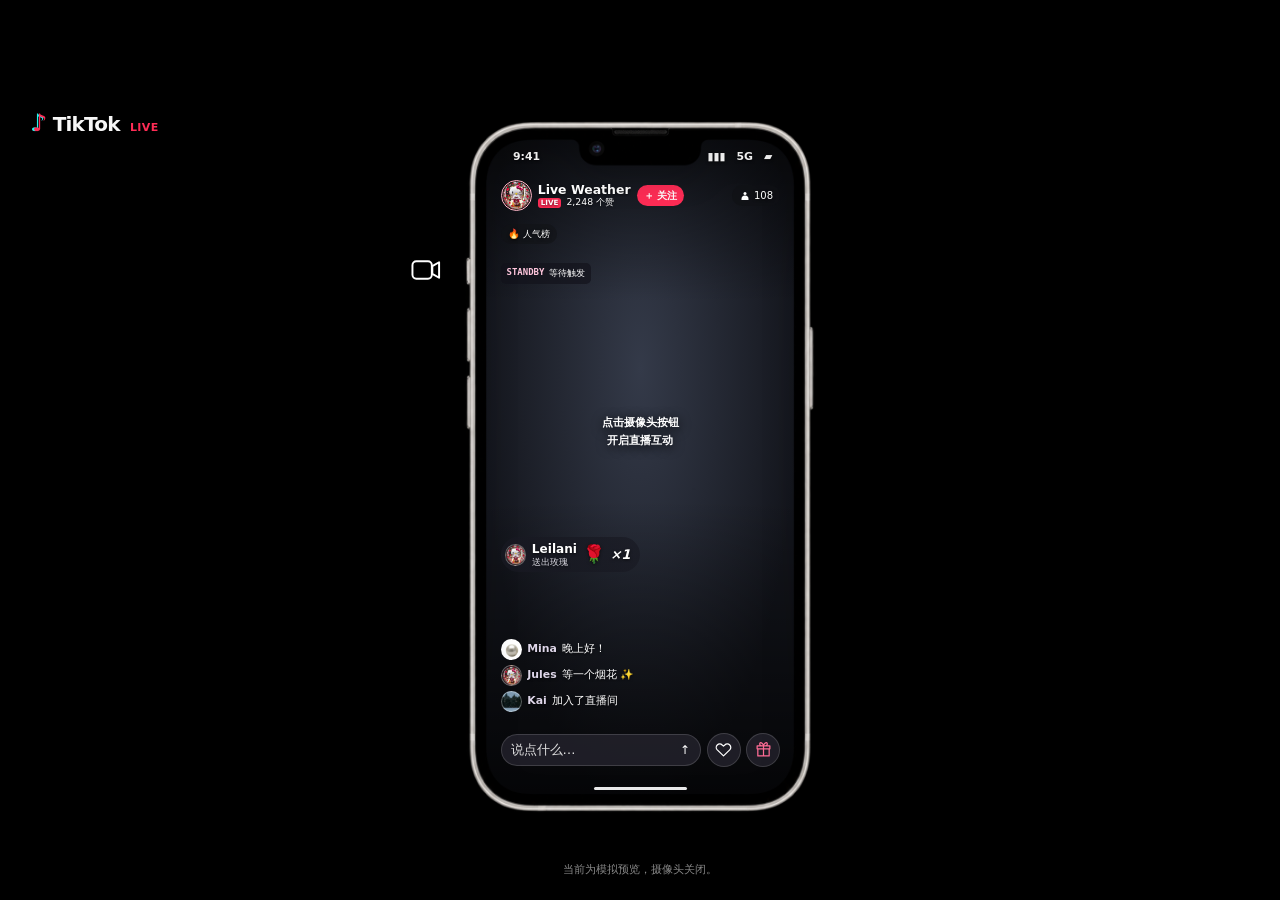
<file: index.html>
<!doctype html>
<html lang="zh-CN">
<head>
  <meta charset="utf-8">
  <meta name="viewport" content="width=device-width, initial-scale=1, viewport-fit=cover">
  <meta name="description" content="微笑下雨，大笑点亮烟花。一个在浏览器本地运行的直播 AR 特效原型。">
  <meta name="theme-color" content="#101116">
  <title>Live Weather · 表情天气实验室</title>
  <link rel="stylesheet" href="./style.css?v=17">
  <script src="./firework-composition.js?v=32"></script>
  <script type="module" src="./app.mjs?v=42"></script>
</head>
<body>
  <header class="bar">
    <div class="brand"><span class="brand-note">♪</span> TikTok <strong>LIVE</strong></div>
    <span class="pill">TikTok LIVE / AR Demo</span>
  </header>
  <main>
    <section class="intro" aria-labelledby="title">
      <div><h1 id="title">表情天气</h1></div>
      <p>微笑下雨，大笑放烟花。移动头部可将烟花推开。</p>
    </section>
    <section class="workspace" aria-label="表情特效体验">
      <div class="viewer">
        <div class="viewer-bar"><span><b class="record-dot"></b>直播间模拟</span><span id="mode-label">模拟预览</span></div>
        <button class="camera-control" id="camera-toggle" type="button" data-state="off" aria-label="开启或关闭摄像头" aria-pressed="false" aria-busy="false" title="开启摄像头"><svg viewBox="0 0 32 24" fill="none" stroke="currentColor" stroke-width="2" stroke-linecap="round" stroke-linejoin="round" aria-hidden="true"><rect x="1.5" y="3" width="20" height="18" rx="4"/><path d="m22 8 7-4v16l-7-4z"/></svg><span id="camera-button-text" class="sr-only">开启摄像头</span></button><script>if(location.protocol==='file:'){document.getElementById('camera-toggle').addEventListener('click',function(){alert('直接打开本地文件时，浏览器可能阻止程序和摄像头。请使用 http://localhost:8766/ 打开直播间，并允许摄像头权限。')})}</script>
        <div class="phone">
          <div class="phone-screen">
            <div class="stage" id="stage">
              <video id="camera" muted playsinline aria-label="本机摄像头画面" hidden></video>
              <canvas id="effects" aria-hidden="true"></canvas>
              <canvas id="firework-visual" aria-hidden="true"></canvas>
              <div class="start-prompt">点击摄像头按钮<br>开启直播互动</div>
              <div class="live-overlay" aria-label="模拟直播间">
                <div class="phone-status" aria-hidden="true"><span>9:41</span><span>▮▮▮　5G　▰</span></div>
                <div class="live-top">
                  <span class="host-avatar" aria-hidden="true"></span>
                  <div class="host-meta"><b>Live Weather</b><span><i>LIVE</i> <span id="room-likes">2,248</span> 个赞</span></div>
                  <button id="room-follow" class="follow" type="button" aria-pressed="false">＋ 关注</button>
                  <span class="live-viewers" aria-label="模拟观众数"><svg viewBox="0 0 24 24" aria-hidden="true"><circle cx="12" cy="7" r="3"/><path d="M5 20v-2a7 7 0 0 1 14 0v2Z"/></svg><span id="room-viewers">108</span></span>
                </div>
                <div class="live-badges"><span>🔥 人气榜</span></div>
                <div class="gift-feed" id="room-gifts" aria-live="off"></div>
                <div class="floating-reactions" id="room-hearts" aria-hidden="true"></div>
                <div class="live-comments" id="room-comments" aria-live="off"></div>
                <div class="live-bottom">
                  <form class="comment-form" id="room-comment-form">
                    <input class="comment-box" id="room-comment" aria-label="发表评论" placeholder="说点什么…" autocomplete="off" maxlength="60">
                    <button class="comment-send" type="submit" aria-label="发送评论">↑</button>
                  </form>
                  <button class="bottom-icon" id="room-like" type="button" aria-label="点赞" title="点赞"><svg viewBox="0 0 24 24" aria-hidden="true"><path d="M20.8 5.6a4.9 4.9 0 0 0-7 0L12 7.3l-1.8-1.7a4.9 4.9 0 0 0-7 7L12 21l8.8-8.4a4.9 4.9 0 0 0 0-7Z"/></svg></button>
                  <button class="bottom-icon gift-button" id="room-gift" type="button" aria-label="送礼物" title="送礼物" aria-controls="room-gift-tray" aria-expanded="false"><svg viewBox="0 0 24 24" aria-hidden="true"><path d="M4 11h16v10H4zM3 7h18v4H3zM12 7v14M12 7c-5 0-6-2-5-4 1-2 5 1 5 4Zm0 0c5 0 6-2 5-4-1-2-5 1-5 4Z"/></svg></button>
                </div>
                <section class="gift-tray" id="room-gift-tray" aria-label="模拟礼物" hidden>
                  <div class="gift-tray-header"><b>送出礼物</b><button id="room-gift-close" type="button" aria-label="关闭礼物面板">×</button></div>
                  <div class="gift-options">
                    <button data-gift="rose" type="button"><span aria-hidden="true">🌹</span>玫瑰</button>
                    <button data-gift="cheer" type="button"><span aria-hidden="true">🎉</span>喝彩</button>
                    <button data-gift="star" type="button"><span aria-hidden="true">🌟</span>星星</button>
                  </div>
                </section>
                <div class="home-indicator" aria-hidden="true"></div>
              </div>
              <div class="scene-status"><span id="scene-name">STANDBY</span><span id="scene-detail">等待触发</span></div>
            </div>
          </div>
          <img class="phone-bezel" src="./phone-frame.png" alt="" draggable="false">
        </div>
        <div class="viewer-footer"><span id="status" role="status">当前为模拟预览，摄像头关闭。</span><label><input id="show-collider" type="checkbox"> 显示碰撞轮廓</label></div>
      </div>
      <aside class="controls" aria-label="控制与数据">
        <div class="panel">
          <div class="panel-heading"><span>摄像头</span><span id="camera-state">OFF</span></div>
          <p>正脸入镜并保持自然表情，待校准完成后再尝试微笑或大笑。</p>
          
          <small>仅请求视频。人脸推理在浏览器本机运行。</small>
        </div>
        <div class="panel">
          <div class="panel-heading"><span>特效预览</span></div>
          <div class="effect-buttons">
            <button id="preview-rain" type="button"><span class="effect-icon rain-icon" aria-hidden="true">≋</span><span><b>微笑 · 雨幕</b></span><span aria-hidden="true">↗</span></button>
            <button id="preview-fire" type="button"><span class="effect-icon fire-icon" aria-hidden="true">✦</span><span><b>大笑 · 烟花</b></span><span aria-hidden="true">↗</span></button>
          </div>
        </div>
        <details class="panel telemetry"><summary>追踪数据</summary><div class="telemetry-content">
          <div class="panel-heading"><span>追踪数据</span><span id="tracking-state">模拟头部</span></div>
          <div class="meters">
            <div><label for="smile">微笑强度</label><output id="smile-value">—</output><meter id="smile" min="0" max="1" value="0"></meter></div>
            <div><label for="jaw">张口强度</label><output id="jaw-value">—</output><meter id="jaw" min="0" max="1" value="0"></meter></div>
          </div>
          <dl><div><dt>渲染 FPS</dt><dd id="fps">—</dd></div><div><dt>推理 ms</dt><dd id="inference">—</dd></div><div><dt>碰撞次数</dt><dd id="hits">0</dd></div></dl>
          </div></details>
      </aside>
    </section>
    
  </main>
</body>
</html>
</file>
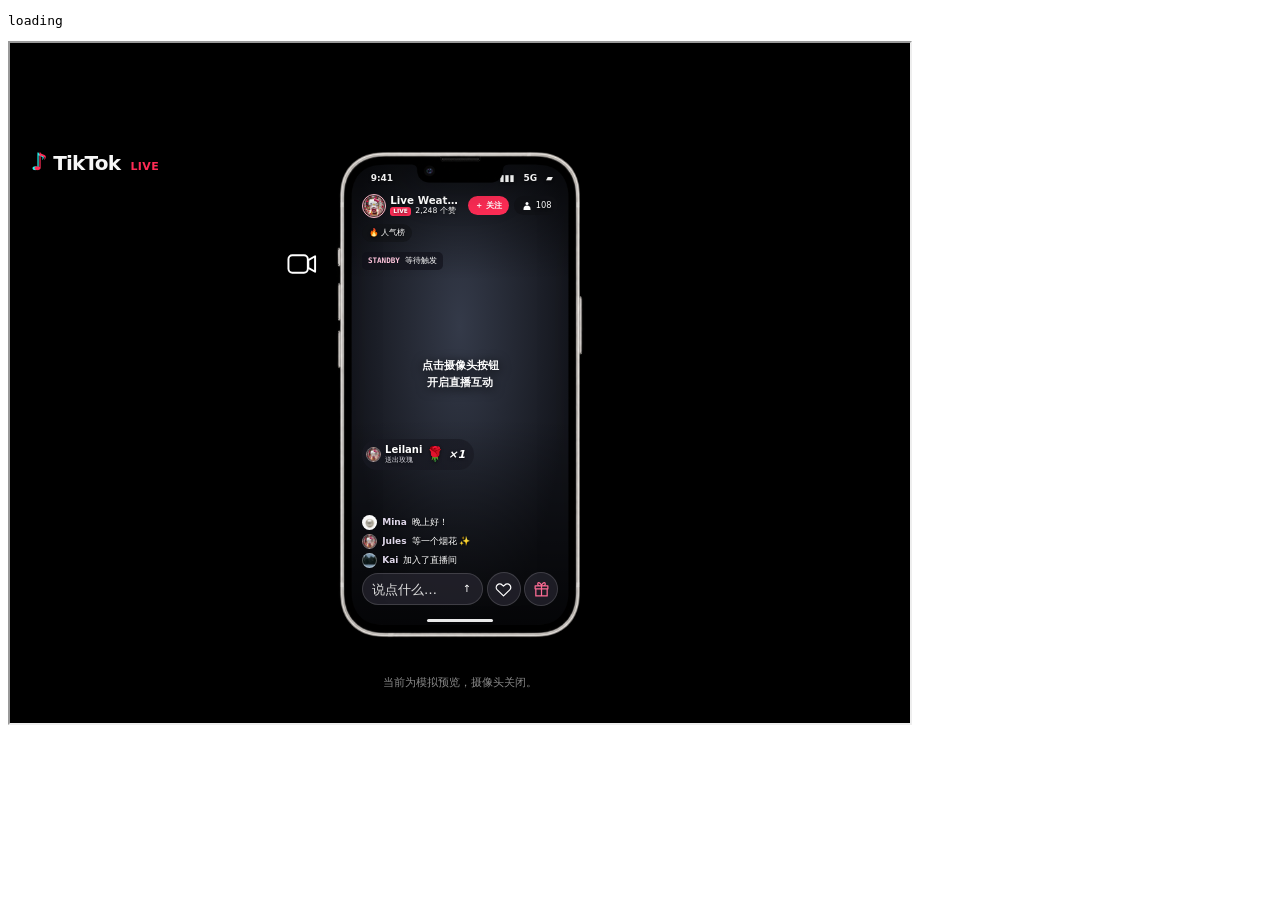
<file: camera-smoke-test.html>
<!doctype html><html><body><pre id="result">loading</pre><iframe id="app" src="./index.html" width="900" height="680"></iframe><script>
const app=document.querySelector('#app');app.onload=()=>{setTimeout(()=>{app.contentDocument.querySelector('#camera-toggle').click();setTimeout(()=>{let d=app.contentDocument;document.querySelector('#result').textContent=JSON.stringify({state:d.querySelector('#camera-state').textContent,status:d.querySelector('#status').textContent,videoVisible:!d.querySelector('#camera').hidden,videoReady:d.querySelector('#camera').readyState});},8000)},1000)};
</script></body></html>
</file>
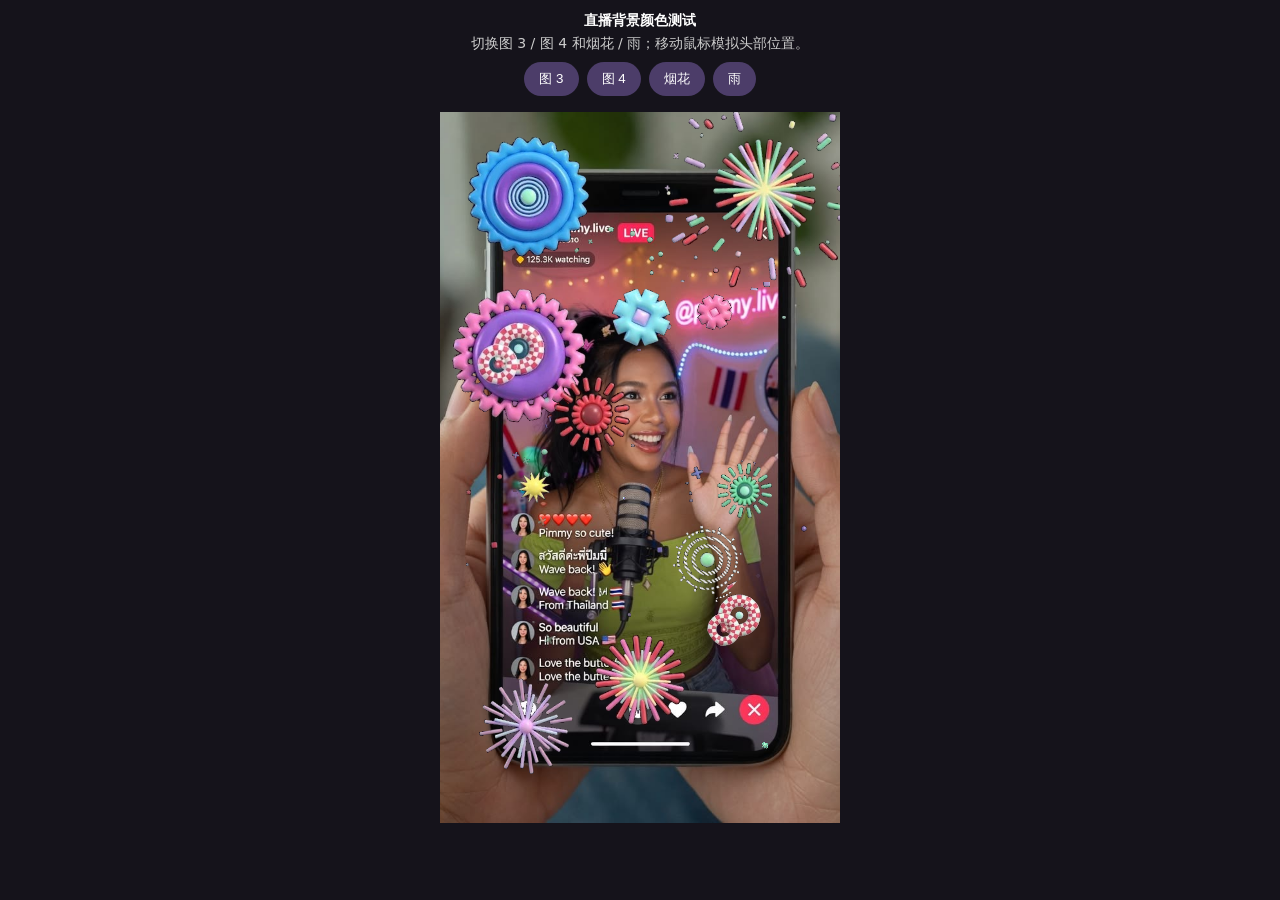
<file: color-test.html>
<!doctype html><html lang="zh-CN"><head><meta charset="utf-8"><meta name="viewport" content="width=device-width,initial-scale=1"><title>直播背景颜色测试</title><style>
*{box-sizing:border-box}body{margin:0;background:#15131b;color:#fff;font:14px system-ui}header{text-align:center;padding:12px}button{padding:8px 15px;margin:4px;background:#4c3d69;color:white;border:0;border-radius:20px}#stage{position:relative;width:min(92vw,400px);aspect-ratio:9/16;margin:auto;background:#000;overflow:hidden}#bg,canvas{position:absolute;inset:0;width:100%;height:100%}#bg{object-fit:cover}p{color:#ccc;margin:5px}
</style></head><body><header><strong>直播背景颜色测试</strong><p>切换图 3 / 图 4 和烟花 / 雨；移动鼠标模拟头部位置。</p><button id="three">图 3</button><button id="four">图 4</button><button id="fire">烟花</button><button id="rain">雨</button></header><div id="stage"><img id="bg" src="./color-test/scene-3.jpeg" alt="直播背景"><canvas id="rain-canvas"></canvas><canvas id="fire-canvas"></canvas></div><script src="./firework-composition.js?v=10"></script><script type="module">
import {WeatherEffects} from './effects.mjs?v=30';
const stage=document.querySelector('#stage'),background=document.querySelector('#bg'),rainCanvas=document.querySelector('#rain-canvas'),fireCanvas=document.querySelector('#fire-canvas');
const fire=globalThis.createFireworkComposition(fireCanvas,{transparent:true,autoplay:false,loop:true,interactive:false});const rain=new WeatherEffects(rainCanvas,false);let mode='fire',head=null,last=0;
function resize(){const r=stage.getBoundingClientRect();rain.resize(r.width,r.height);fire.resize()}new ResizeObserver(resize).observe(stage);resize();
function selectMode(value){mode=value;if(value==='fire'){fire.trigger()}else{fire.stop()} }const params=new URLSearchParams(location.search);if(params.get('scene')==='4')background.src='./color-test/scene-4.jpeg';selectMode(params.get('effect')==='rain'?'rain':'fire');
document.querySelector('#three').onclick=()=>background.src='./color-test/scene-3.jpeg';document.querySelector('#four').onclick=()=>background.src='./color-test/scene-4.jpeg';document.querySelector('#fire').onclick=()=>selectMode('fire');document.querySelector('#rain').onclick=()=>selectMode('rain');
stage.addEventListener('pointermove',e=>{const b=stage.getBoundingClientRect();head={x:e.clientX-b.left,y:e.clientY-b.top,rx:b.width*.11,ry:b.height*.09};fire.setHead(head)});stage.addEventListener('pointerleave',()=>{head=null;fire.setHead(null)});
function tick(now){rain.step(Math.min(.033,(now-(last||now-16))/1000),now,mode==='rain',head,false,false);last=now;requestAnimationFrame(tick)}requestAnimationFrame(tick);
</script></body></html>
</file>
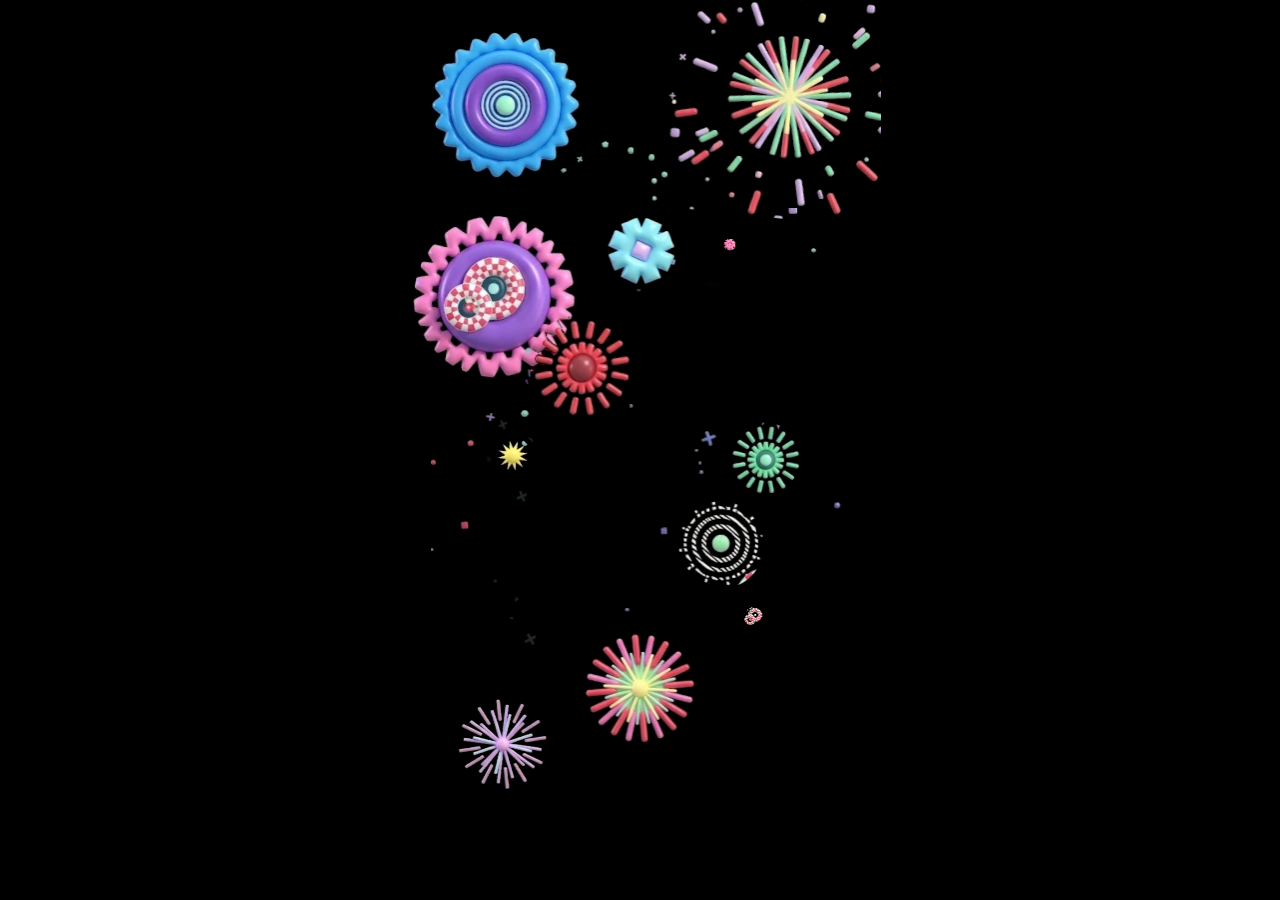
<file: firework-preview.html>
<!doctype html>
<html lang="zh-CN">
<head>
  <meta charset="utf-8">
  <meta name="viewport" content="width=device-width,initial-scale=1">
  <title>原视觉烟花 · 分层动效</title>
  <style>
    * { box-sizing: border-box; }
    html, body { margin: 0; min-height: 100%; background: #000; }
    body { display: grid; place-items: center; overflow: hidden; }
    canvas {
      display: block;
      width: min(96vw, calc(96vh * 572 / 1024), 560px);
      aspect-ratio: 572 / 1024;
      background: #000;
      touch-action: manipulation;
    }
  </style>
</head>
<body>
  <canvas id="fireworks" aria-label="完全使用参考图材质的分层烟花动画，点击可重新播放"></canvas>
  <script src="./firework-composition.js?v=32"></script>
</body>
</html>
</file>
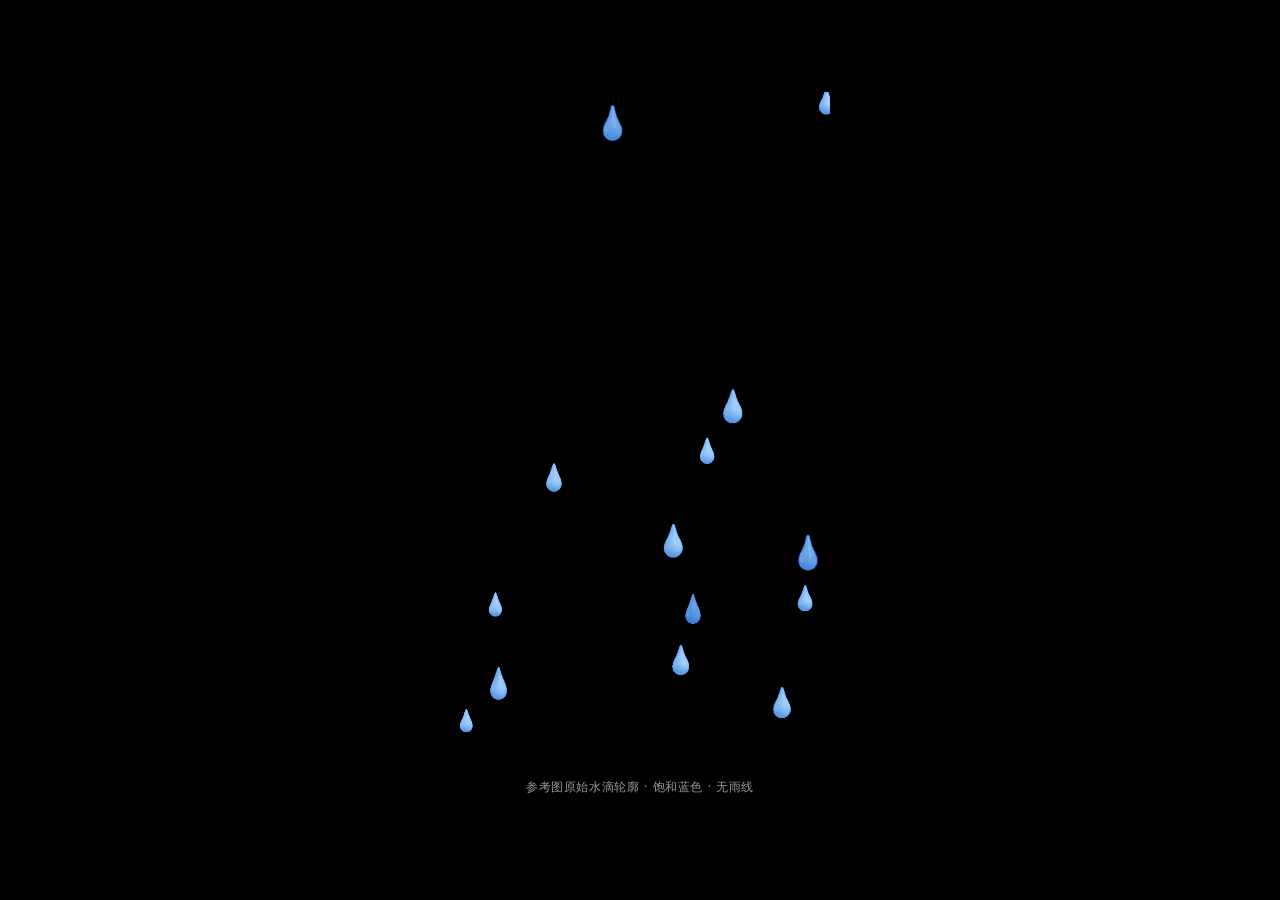
<file: rain-preview.html>
<!doctype html><html lang="zh-CN"><head><meta charset="utf-8"><meta name="viewport" content="width=device-width, initial-scale=1"><title>高饱和蓝色雨滴 · 动效预览</title><style> *{box-sizing:border-box}body{margin:0;background:#000;color:white;font:14px system-ui;display:grid;min-height:100vh;place-items:center}main{text-align:center}canvas{display:block;width:min(78vw,380px);height:min(83vh,675px);background:#000}p{color:#999;font-size:12px;letter-spacing:.05em}</style></head><body><main><canvas id="rain"></canvas><p>参考图原始水滴轮廓 · 饱和蓝色 · 无雨线</p></main><script type="module">import {WeatherEffects} from './effects.mjs?v=33'; const canvas=document.querySelector('canvas');const fx=new WeatherEffects(canvas,false);function resize(){const r=canvas.getBoundingClientRect();fx.resize(r.width,r.height)}window.addEventListener('resize',resize);resize();fx.rain=1;let last=0;function tick(now){fx.step(Math.min(.033,(now-(last||now-16))/1000),now,true,null,false,false);last=now;requestAnimationFrame(tick)}requestAnimationFrame(tick);</script></body></html>
</file>
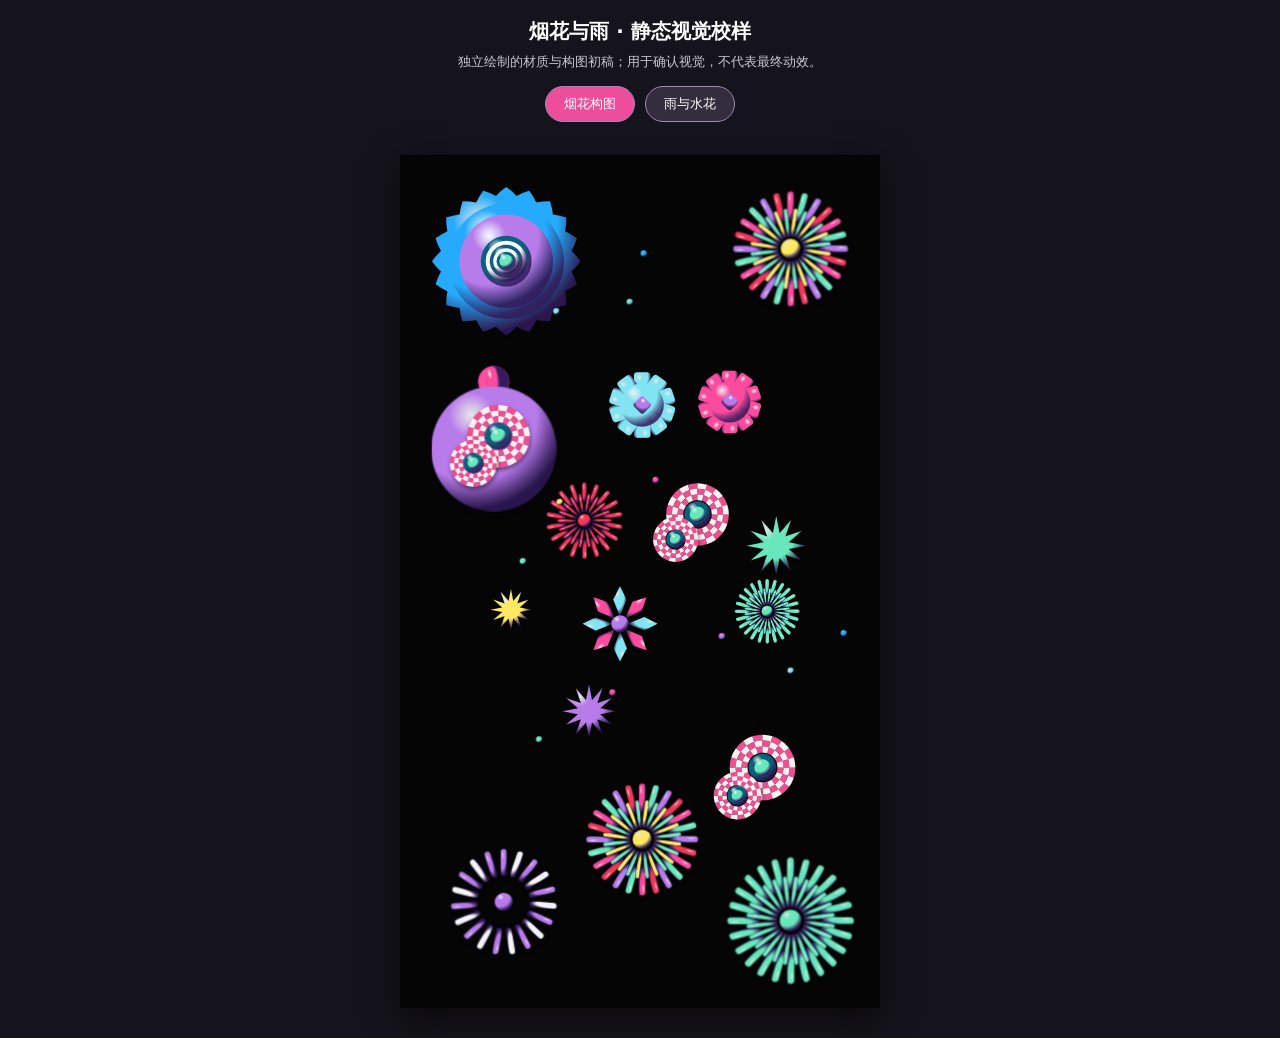
<file: visual-proof.html>
<!doctype html>
<html lang="zh-CN"><head><meta charset="utf-8"><meta name="viewport" content="width=device-width,initial-scale=1"><title>烟花与雨｜静态视觉校样</title>
<style>body{margin:0;background:#15131b;color:#fff;font-family:system-ui,sans-serif}header{padding:18px;text-align:center}h1{font-size:20px;margin:0 0 8px}p{font-size:13px;color:#c8c5d5;margin:0}nav{display:flex;justify-content:center;gap:10px;margin:15px}button{border:1px solid #9c8ab5;background:#332d3d;color:#fff;border-radius:20px;padding:8px 18px;cursor:pointer}button[aria-pressed=true]{background:#ed4e9c}.stage{width:min(90vw,480px);margin:0 auto 30px;aspect-ratio:1536/2730;background:#050505;overflow:hidden;box-shadow:0 10px 30px #0008}svg{display:block;width:100%;height:100%}</style></head><body><header><h1>烟花与雨 · 静态视觉校样</h1><p>独立绘制的材质与构图初稿；用于确认视觉，不代表最终动效。</p><nav><button id="fire" aria-pressed="true">烟花构图</button><button id="rain" aria-pressed="false">雨与水花</button></nav></header><div class="stage"><svg id="scene" viewBox="0 0 1536 2730" xmlns="http://www.w3.org/2000/svg"></svg></div><script>
const svg=document.querySelector('#scene'), NS='http://www.w3.org/2000/svg';
function el(tag,attrs={},parent=svg){let e=document.createElementNS(NS,tag);for(const [k,v] of Object.entries(attrs))e.setAttribute(k,v);parent.appendChild(e);return e}
function defs(){const d=el('defs');const colors={pink:'#fb4b9e',red:'#f23759',mint:'#68e7bd',yellow:'#ffe964',purple:'#b77bea',blue:'#25aafb',cyan:'#82e4f2',white:'#f7f6ff',dark:'#08607c'};for(const [name,color] of Object.entries(colors)){let g=el('radialGradient',{id:name,cx:'32%',cy:'23%',r:'75%'},d);el('stop',{offset:'0%', 'stop-color':'#fff','stop-opacity':'.88'},g);el('stop',{offset:'24%','stop-color':color},g);el('stop',{offset:'70%','stop-color':color},g);el('stop',{offset:'100%','stop-color':'#311b59','stop-opacity':'.85'},g)}let filter=el('filter',{id:'shadow',x:'-30%',y:'-30%',width:'160%',height:'160%'},d);el('feDropShadow',{dx:'3',dy:'8',stdDeviation:'7','flood-opacity':'.5'},filter)}
function group(x,y,scale=1){return el('g',{transform:`translate(${x} ${y}) scale(${scale})`,filter:'url(#shadow)'})}
function ball(g,x,y,r,c){el('circle',{cx:x,cy:y,r,fill:`url(#${c})`},g)}
function capsule(g,x,y,w,h,c,angle=0){el('rect',{x:x-w/2,y:y-h/2,width:w,height:h,rx:w/2,fill:`url(#${c})`,transform:`rotate(${angle} ${x} ${y})`},g)}
function radial(x,y,r,kind){let g=group(x,y);let colors=kind==='mint'?['mint']:kind==='red'?['red']:kind==='purple'?['purple','white']:['pink','mint','purple','red'];let n=kind==='mint'?24:kind==='red'?18:kind==='purple'?19:24;for(let i=0;i<n;i++){let a=i*360/n;capsule(g,0,-r*.70,r*.105,r*.48,colors[i%colors.length],0);g.lastChild.setAttribute('transform',`rotate(${a})`)}if(kind!=='purple'){for(let i=0;i<n;i++){let a=(i+.5)*360/n;capsule(g,0,-r*.43,r*.060,r*.46,kind==='mint'?'mint':kind==='red'?'red':i%2?'mint':'yellow');g.lastChild.setAttribute('transform',`rotate(${a})`)}}ball(g,0,0,r*.16,kind==='mint'?'mint':kind==='red'?'red':kind==='purple'?'purple':'yellow')}
function disc(x,y,r){let g=group(x,y);let path='';for(let i=0;i<80;i++){let a=i*Math.PI*2/80,rr=r*(i%4===0?1.08:i%4===2?.96:1.02);path+=(i?'L':'M')+Math.cos(a)*rr+' '+Math.sin(a)*rr}el('path',{d:path+'Z',fill:'url(#blue)'},g);for(let [rr,c] of [[.84,'blue'],[.68,'purple'],[.37,'dark'],[.30,'white'],[.24,'dark'],[.19,'white'],[.14,'dark']])ball(g,0,0,r*rr,c);ball(g,0,0,r*.10,'mint')}
function star(x,y,r,c,n=12){let g=group(x,y),p='';for(let i=0;i<n*2;i++){let a=i*Math.PI/n-Math.PI/2,rr=i%2?r*.43:r;p+=`${Math.cos(a)*rr},${Math.sin(a)*rr} `}el('polygon',{points:p,fill:`url(#${c})`},g)}
function checker(x,y,r){let g=group(x,y);for(let ring=0;ring<3;ring++){let outer=r*(1-ring*.18),inner=r*(1-(ring+1)*.18);for(let i=0;i<20;i++){let a=i*Math.PI/10,b=(i+1)*Math.PI/10;let d=`M ${Math.cos(a)*outer} ${Math.sin(a)*outer} A ${outer} ${outer} 0 0 1 ${Math.cos(b)*outer} ${Math.sin(b)*outer} L ${Math.cos(b)*inner} ${Math.sin(b)*inner} A ${inner} ${inner} 0 0 0 ${Math.cos(a)*inner} ${Math.sin(a)*inner} Z`;el('path',{d,fill:(i+ring)%2?'#fcf1f0':'#ed4f91'},g)}}ball(g,0,0,r*.42,'dark');ball(g,0,0,r*.25,'mint')}
function gear(x,y,r,c){let g=group(x,y);for(let i=0;i<10;i++){el('rect',{x:-r*.25,y:-r,width:r*.5,height:r*.66,rx:r*.1,fill:`url(#${c})`,transform:`rotate(${i*36})`},g)}ball(g,0,0,r*.66,c);el('rect',{x:-r*.21,y:-r*.21,width:r*.42,height:r*.42,rx:8,transform:'rotate(45)',fill:'url(#purple)'},g)}
function crystal(x,y,r){let g=group(x,y);for(let i=0;i<8;i++){let p=`0,-${r*.2} -${r*.18},-${r*.65} 0,-${r} ${r*.17},-${r*.65}`;el('polygon',{points:p,fill:i%2?'url(#pink)':'url(#cyan)',transform:`rotate(${i*45})`},g)}ball(g,0,0,r*.23,'purple')}
function fire(){svg.replaceChildren();defs();disc(340,340,220);radial(1250,300,195,'multi');let g=group(300,940);for(let i=0;i<26;i++)capsule(g,0,-215,38,100,'pink',i*360/26);ball(g,0,0,200,'purple');checker(315,900,100);checker(235,986,75);gear(775,800,105,'cyan');gear(1055,790,100,'pink');radial(590,1170,130,'red');checker(952,1150,100);checker(882,1230,72);star(1204,1250,95,'mint');radial(1175,1460,110,'mint');star(355,1455,66,'yellow');crystal(704,1500,120);star(605,1780,85,'purple');checker(1160,1960,105);checker(1080,2050,76);radial(775,2190,190,'multi');radial(332,2390,180,'purple');radial(1250,2450,215,'mint');let dots=[['cyan',500,500],['mint',735,470],['pink',818,1040],['blue',780,315],['mint',393,1300],['purple',1030,1540],['pink',680,1720],['cyan',1250,1650],['mint',445,1870],['blue',1420,1530],['yellow',511,1110]];for(const [c,x,y] of dots)ball(svg,x,y,10,c)}
function rain(){svg.replaceChildren();defs();let drops=[[145,605,45],[730,235,48],[815,390,38],[714,590,44],[1350,930,48],[610,925,35],[770,1120,45],[155,1260,44],[300,1650,45],[850,1870,48],[1375,1760,43]];for(const [x,y,r] of drops){let g=group(x,y);el('path',{d:`M 0 ${-r*1.8} C ${r*.3} ${-r*.8} ${r} ${-r*.1} ${r} ${r*.55} A ${r} ${r} 0 0 1 ${-r} ${r*.55} C ${-r} ${-r*.1} ${-r*.3} ${-r*.8} 0 ${-r*1.8} Z`,fill:'url(#cyan)'},g)}for(let i=0;i<18;i++){let x=35+(i*211)%1480,y=120+(i*313)%2050;capsule(svg,x,y,24,210+(i%3)*60,'cyan')}for(let [x,y] of [[250,2530],[540,2360],[1000,2520],[1300,2370]]){let g=group(x,y);for(let [rx,ry,c] of [[160,68,'mint'],[125,50,'purple'],[90,34,'cyan']])el('ellipse',{cx:0,cy:0,rx,ry,fill:`url(#${c})`},g);for(let i=0;i<5;i++){let a=(i-2)*22;capsule(g,0,-55,18,110,'cyan',a)}ball(g,0,-95,16,'cyan')}}
document.querySelector('#fire').onclick=()=>{fire();document.querySelector('#fire').setAttribute('aria-pressed','true');document.querySelector('#rain').setAttribute('aria-pressed','false')};document.querySelector('#rain').onclick=()=>{rain();document.querySelector('#rain').setAttribute('aria-pressed','true');document.querySelector('#fire').setAttribute('aria-pressed','false')};fire();
</script></body></html>
</file>
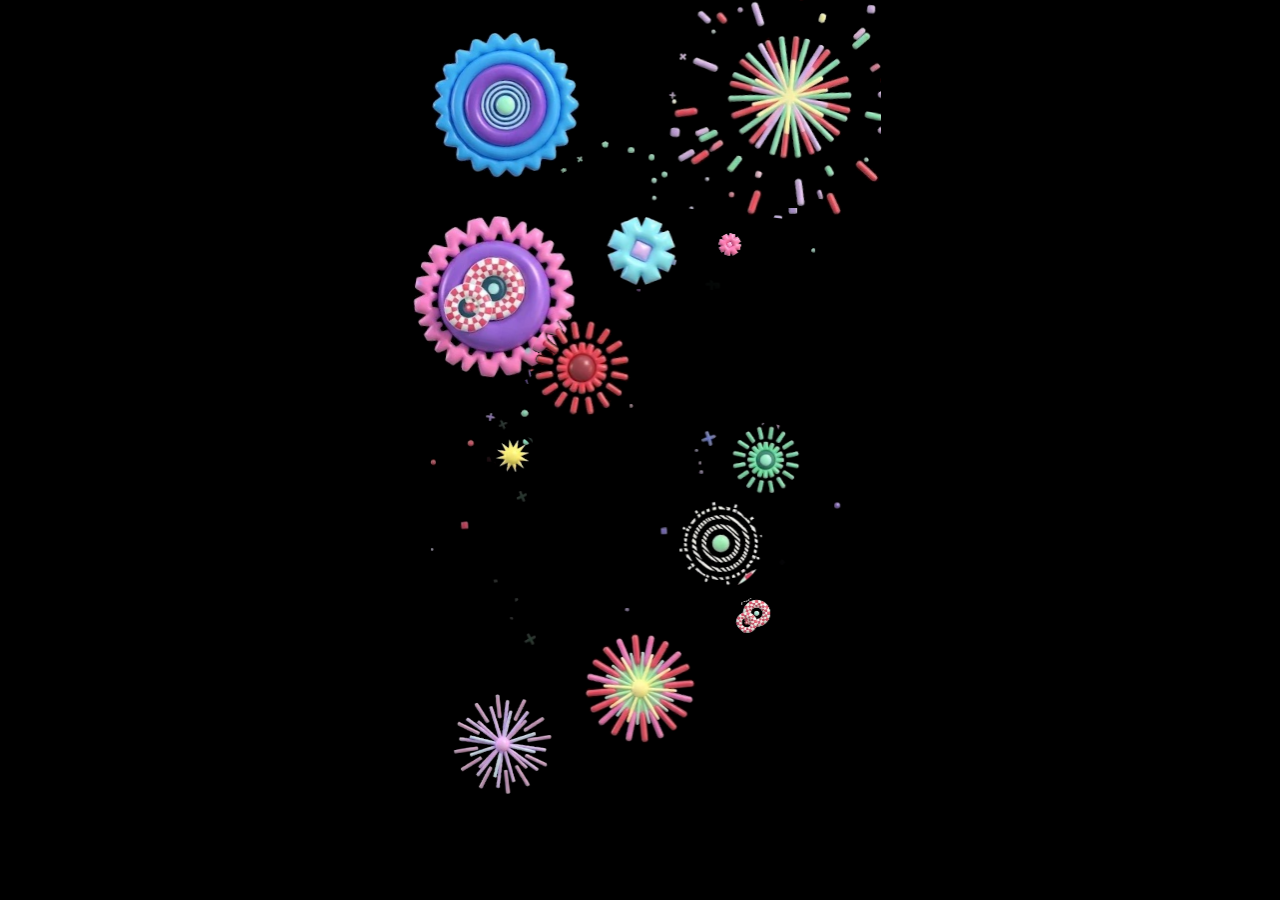
<file: 烟花动效-直接打开.html>
<!doctype html>
<html lang="zh-CN">
<head>
  <meta charset="utf-8">
  <meta name="viewport" content="width=device-width,initial-scale=1">
  <title>原视觉烟花 · 分层动效</title>
  <style>
    * { box-sizing: border-box; }
    html, body { margin: 0; min-height: 100%; background: #000; }
    body { display: grid; place-items: center; overflow: hidden; }
    canvas {
      display: block;
      width: min(96vw, calc(96vh * 572 / 1024), 560px);
      aspect-ratio: 572 / 1024;
      background: #000;
      touch-action: manipulation;
    }
  </style>
</head>
<body>
  <canvas id="fireworks" aria-label="完全使用参考图材质的分层烟花动画，点击可重新播放"></canvas>
  <script>window.__fireworkVisual="[data-uri]";</script>
<script>(function (global) {
  "use strict";

  function createFireworkComposition(canvas, options) {
    options = options || {};

    var transparent = options.transparent === true;
    var looping = options.loop !== false;
    var active = options.autoplay !== false;
    var flowerSize = options.flowerSize == null ? 1 : options.flowerSize;
    var ctx = canvas.getContext("2d", { alpha: transparent });
    var source = new Image();
    var SOURCE_W = 572;
    var SOURCE_H = 1024;
    var SHOW_DURATION = 9.6;
    // Include the final staggered burst and its longest particle lifetime.
    var ONE_SHOT_DURATION = 8.3;
    var reduced = window.matchMedia("(prefers-reduced-motion: reduce)").matches;

    var width = 0;
    var height = 0;
    var sceneScale = 1;
    var offsetX = 0;
    var offsetY = 0;
    var ready = false;
    var started = performance.now();
    var lastFrame = 0;
    var frameHandle = 0;
    var decorations = null;
    var decorationPieces = [];
    var topDecorations = null;
    var flowers = [];
    var particles = [];
    var headTarget = null;
    var headState = null;

    // Bounds measured from the supplied 937 x 1678 artwork. The original
    // pixels are copied into sprites; no flower is redrawn in code.
    var flowerSpecs = [
      {name:"top-radial",x:465,y:115,rx:72,ry:72,enter:.2,exit:7.72},
      {name:"blue-disc",x:127,y:124,rx:91,ry:91,enter:0,exit:7.4},
      {name:"pink-disc",x:114,y:350,rx:94,ry:93,enter:.3,exit:8},
      {name:"cyan-gear",x:287,y:298,rx:43,ry:43,enter:.8,exit:7.9},
      {name:"pink-gear",x:393,y:290,rx:39,ry:39,enter:1,exit:7.6},
      {name:"red-flower",x:216,y:435,rx:56,ry:55,enter:.7,exit:7.7},
      {name:"candy-pair",x:347,y:428,rx:47,ry:48,enter:1.3,exit:8},
      {name:"mint-star",x:447,y:468,rx:40,ry:40,enter:1.5,exit:7.6},
      {name:"yellow-star",x:136,y:540,rx:27,ry:27,enter:.9,exit:7.5},
      {name:"crystal-star",x:264,y:556,rx:46,ry:45,enter:1.1,exit:8},
      {name:"mint-radial",x:436,y:545,rx:43,ry:43,enter:.5,exit:7.6},
      {name:"pale-star",x:224,y:661,rx:36,ry:36,enter:1.4,exit:7.5},
      {name:"ring",x:382,y:645,rx:50,ry:51,enter:.6,exit:7.7},
      {name:"candy-bottom",x:421,y:731,rx:55,ry:55,enter:1,exit:8},
      {name:"large-radial",x:286,y:817,rx:71,ry:71,enter:.4,exit:7.9},
      {name:"purple-radial",x:123,y:882,rx:74,ry:74,enter:.9,exit:8},
      {name:"green-radial",x:465,y:909,rx:80,ry:80,enter:1.1,exit:8},
    ];
    flowerSpecs.forEach(function(spec) { spec.rings = [0, 1]; });
    // Spread exits across the whole composition, from 3.2 to 6.08 seconds.
    flowerSpecs.forEach(function (spec, index) { spec.exit = 3.2 + ((index * 7) % flowerSpecs.length) * 0.18; });

    function clamp(value, min, max) {
      return Math.max(min, Math.min(max, value));
    }

    function smooth(value) {
      var t = clamp(value, 0, 1);
      return t * t * (3 - 2 * t);
    }

    function back(value) {
      var t = clamp(value, 0, 1) - 1;
      return Math.max(0, 1 + 2.45 * t * t * t + 1.45 * t * t);
    }

    function resize() {
      var box = canvas.getBoundingClientRect();
      var dpr = Math.min(window.devicePixelRatio || 1, 1.5);
      width = Math.max(1, box.width);
      height = Math.max(1, box.height);
      canvas.width = Math.round(width * dpr);
      canvas.height = Math.round(height * dpr);
      ctx.setTransform(dpr, 0, 0, dpr, 0, 0);
      sceneScale = Math.max(width / SOURCE_W, height / SOURCE_H);
      offsetX = (width - SOURCE_W * sceneScale) / 2;
      offsetY = (height - SOURCE_H * sceneScale) / 2;
      if (!active) clear();
    }

    function clear() {
      if (transparent) ctx.clearRect(0, 0, width, height);
      else {
        ctx.fillStyle = "#000";
        ctx.fillRect(0, 0, width, height);
      }
    }

    function keyBlackToAlpha(imageData) {
      var data = imageData.data;
      for (var i = 0; i < data.length; i += 4) {
        var light = Math.max(data[i], data[i + 1], data[i + 2]);
        var alpha = clamp((light - 16) * 15, 0, 255);
        // Remove the black matte mixed into partially transparent edge pixels.
        if (alpha > 0 && alpha < 255) {
          var unmatte = 255 / alpha;
          data[i] = Math.min(255, data[i] * unmatte);
          data[i + 1] = Math.min(255, data[i + 1] * unmatte);
          data[i + 2] = Math.min(255, data[i + 2] * unmatte);
        }
        data[i + 3] = Math.min(data[i + 3], alpha);
      }
      return imageData;
    }

    function makeTransparentSource() {
      var work = document.createElement("canvas");
      work.width = SOURCE_W;
      work.height = SOURCE_H;
      var paint = work.getContext("2d", { willReadFrequently: true });
      paint.drawImage(source, 0, 0, SOURCE_W, SOURCE_H);
      var pixels = paint.getImageData(0, 0, SOURCE_W, SOURCE_H);
      paint.putImageData(keyBlackToAlpha(pixels), 0, 0);
      // Remove the partial checkerboard flower before creating any sprites,
      // so neither the background nor neighbouring flower crops retain it.
      paint.clearRect(180, 950, 165, 74);
      return work;
    }

    function makeFlowerSprite(transparentSource, spec) {
      var padding = 8;
      var sx = Math.max(0, Math.floor(spec.x - spec.rx - padding));
      var sy = Math.max(0, Math.floor(spec.y - spec.ry - padding));
      var sw = Math.min(SOURCE_W - sx, Math.ceil(spec.rx * 2 + padding * 2));
      var sh = Math.min(SOURCE_H - sy, Math.ceil(spec.ry * 2 + padding * 2));
      var localX = spec.x - sx;
      var localY = spec.y - sy;
      var layers = [];
      for (var i = 0; i < spec.rings.length - 1; i++) {
        var inner = spec.rings[i];
        var outer = spec.rings[i + 1];
        var sprite = document.createElement("canvas");
        sprite.width = sw;
        sprite.height = sh;
        var paint = sprite.getContext("2d");
        paint.save();
        paint.beginPath();
        paint.ellipse(localX, localY, spec.rx * outer + 2, spec.ry * outer + 2, 0, 0, Math.PI * 2);
        if (inner > 0) {
          paint.ellipse(
            localX,
            localY,
            Math.max(0, spec.rx * inner - 2),
            Math.max(0, spec.ry * inner - 2),
            0,
            0,
            Math.PI * 2,
            true
          );
        }
        paint.clip("evenodd");
        paint.drawImage(transparentSource, sx, sy, sw, sh, 0, 0, sw, sh);
        paint.restore();
        layers.push({ image: sprite, centerX: localX, centerY: localY });
      }
      return {
        spec: spec,
        layers: layers,
        motion: { x: 0, y: 0, vx: 0, vy: 0, rotation: 0, spin: 0, touching: false },
      };
    }

    function makeDecorations(transparentSource) {
      var layer = document.createElement("canvas");
      layer.width = SOURCE_W;
      layer.height = SOURCE_H;
      var paint = layer.getContext("2d");
      paint.drawImage(transparentSource, 0, 0);
      paint.globalCompositeOperation = "destination-out";
      for (var i = 0; i < flowerSpecs.length; i++) {
        var spec = flowerSpecs[i];
        paint.beginPath();
        var clearance = 1.12;
        paint.ellipse(spec.x, spec.y, spec.rx * clearance, spec.ry * clearance, 0, 0, Math.PI * 2);
        paint.fill();
      }
      // Keep the loose pieces around the first flower separate from the
      // background, so they follow its size and timing instead of freezing.
      topDecorations = document.createElement("canvas");
      topDecorations.width = 252;
      topDecorations.height = 250;
      topDecorations.getContext("2d").drawImage(layer, 320, 0, 252, 250, 0, 0, 252, 250);
      paint.globalCompositeOperation = "destination-out";
      paint.fillRect(320, 0, 252, 250);
      // The reference is cropped through a flower at the bottom edge.
      paint.fillRect(180, 950, 165, 74);
      return layer;
    }

    function splitDecorations(layer) {
      var pixels = layer.getContext('2d', {willReadFrequently:true}).getImageData(0,0,SOURCE_W,SOURCE_H).data;
      var visited = new Uint8Array(SOURCE_W * SOURCE_H), pieces = [];
      for (var start=0; start<visited.length; start++) {
        if (visited[start] || pixels[start*4+3] < 80) continue;
        var stack=[start], points=[], minX=SOURCE_W, maxX=0, minY=SOURCE_H, maxY=0;
        visited[start]=1;
        while(stack.length) {
          var p=stack.pop(), x=p%SOURCE_W, y=(p/SOURCE_W)|0;
          points.push(p); minX=Math.min(minX,x); maxX=Math.max(maxX,x); minY=Math.min(minY,y); maxY=Math.max(maxY,y);
          var neighbours=[p-1,p+1,p-SOURCE_W,p+SOURCE_W];
          for(var n=0;n<4;n++) { var q=neighbours[n]; if(q<0 || q>=visited.length || (n===0 && x===0) || (n===1 && x===SOURCE_W-1) || visited[q] || pixels[q*4+3]<80) continue; visited[q]=1; stack.push(q); }
        }
        if(points.length<12) continue;
        var w=maxX-minX+1,h=maxY-minY+1;
        var sprite=document.createElement('canvas'); sprite.width=w; sprite.height=h;
        var c=sprite.getContext('2d'), image=c.createImageData(w,h);
        points.forEach(function(pos){var sx=pos%SOURCE_W,sy=(pos/SOURCE_W)|0, dest=((sy-minY)*w+sx-minX)*4; for(var j=0;j<4;j++) image.data[dest+j]=pixels[pos*4+j];});
        c.putImageData(image,0,0);
        if(w<=32 && h<=32) {
          var cx=minX+w/2, cy=minY+h/2, closest=0, best=Infinity;
          for(var f=0;f<flowerSpecs.length;f++) {
            var spec=flowerSpecs[f];
            var distance=Math.hypot((cx-spec.x)/spec.rx,(cy-spec.y)/spec.ry);
            if(distance<best){best=distance;closest=f;}
          }
          pieces.push({image:sprite,x:minX,y:minY,w:w,h:h,phase:start*.017,flowerIndex:closest});
        }
      }
      return pieces;
    }

    function prepareAssets() {
      var transparentSource = makeTransparentSource();
      decorations = makeDecorations(transparentSource);
      decorationPieces = splitDecorations(decorations);
      flowers = flowerSpecs.map(function (spec) {
        return makeFlowerSprite(transparentSource, spec);
      });
      buildParticles(transparentSource);
      ready = true;
      if (active) { started = performance.now(); lastFrame = 0; schedule(); }
    }

    // Use shaped decorations from the existing artwork without recoloring.
    // Each burst samples the flower's own colors and selects matching sprites.
    function buildParticles(artwork) {
      var paint = artwork.getContext('2d', { willReadFrequently: true });
      var data = paint.getImageData(0, 0, SOURCE_W, SOURCE_H).data;
      var palettes = {
        'top-radial':['#f36d8e','#b1f2cf','#ffe67c','#c7b4f0','#b6e5f3'],
        'blue-disc':['#27bafb','#3981ee','#9a70e9','#b9f1dc'],
        'pink-disc':['#f38ab5','#a35be0','#fff2f4'], 'cyan-gear':['#9eeef2','#8bd6ee','#ddc0ef'],
        'pink-gear':['#fa91be','#e9599d'], 'red-flower':['#ef4862','#bd2541'],
        'candy-pair':['#f47da5','#f6f1f2','#489ba8'], 'mint-star':['#b3f6dd','#e5fff5'],
        'yellow-star':['#fff382','#ffdf4e'], 'crystal-star':['#f18db4','#91d6ed','#aa77eb'],
        'mint-radial':['#82e5c0','#b9f2d9'], 'pale-star':['#e9e1fd','#b4cbe8'],
        'ring':['#f5f3f4','#8bdab9'], 'candy-bottom':['#f47da5','#fff2f3','#50a6ac'],
        'large-radial':['#f45b88','#a8edca','#f5e67d','#c7a9ee'],
        'purple-radial':['#a77dda','#d8b3f4'], 'green-radial':['#8ce5bc','#b8f3d1']
      };
      function makeParticle(color, shape) {
        var sprite=document.createElement('canvas'); sprite.width=18; sprite.height=18;
        var c=sprite.getContext('2d'); c.fillStyle=color; c.beginPath();
        if(shape===0) c.arc(9,9,5.5,0,Math.PI*2);
        else if(shape===1) c.roundRect(3,3,12,12,2.5);
        else { for(var j=0;j<8;j++){var a=-Math.PI/2+j*Math.PI/4, r=j%2?3:8; var x=9+Math.cos(a)*r,y=9+Math.sin(a)*r; if(j===0)c.moveTo(x,y);else c.lineTo(x,y);} c.closePath(); }
        c.fill(); c.globalAlpha=.35; c.fillStyle='#fff'; c.beginPath(); c.arc(7,6,1.6,0,Math.PI*2); c.fill();
        return sprite;
      }
      var seed=8137;
      function random(){seed=(seed*1664525+1013904223)>>>0;return seed/4294967296;}
      particles = flowerSpecs.map(function(spec){
        var items=[];
        var palette=palettes[spec.name];
        for(var i=0;i<42;i++){
          var angle=random()*Math.PI*2, radius=Math.sqrt(random())*.8;
          var dx=Math.cos(angle)*spec.rx*radius,dy=Math.sin(angle)*spec.ry*radius;
          var x=clamp(Math.round(spec.x+dx),0,SOURCE_W-1),y=clamp(Math.round(spec.y+dy),0,SOURCE_H-1);
          var p=(y*SOURCE_W+x)*4;
          var tinted=makeParticle(palette[Math.floor(random()*palette.length)], Math.floor(random()*3));
          var direction=angle+(random()-.5)*.4,speed=65+random()*85;
          items.push({image:tinted,w:18,h:18,dx:dx,dy:dy,vx:Math.cos(direction)*speed,vy:Math.sin(direction)*speed-20,spin:(random()-.5)*3,delay:random()*.13,life:1.4+random()*.5});
        }
        return items;
      });
    }

    function drawParticles(flower, index, time) {
      var items=particles[index] || [], spec=flower.spec;
      var centerX=offsetX+spec.x*sceneScale+flower.motion.x;
      var centerY=offsetY+spec.y*sceneScale+flower.motion.y;
      for(var i=0;i<items.length;i++){
        var item=items[i], age=time-spec.exit-item.delay;
        if(age<0 || age>=item.life) continue;
        var px=centerX+(item.dx*flowerSize+item.vx*age)*sceneScale;
        var py=centerY+(item.dy*flowerSize+item.vy*age+25*age*age)*sceneScale;
        if (onFace(px, py)) continue;
        ctx.save();ctx.translate(px,py);ctx.rotate(item.spin*age);
        ctx.globalAlpha=1-smooth((age-item.life+.25)/.25);
        var w=item.w*sceneScale*.95,h=item.h*sceneScale*.95;
        ctx.drawImage(item.image,-w/2,-h/2,w,h);ctx.restore();
      }
    }

    function schedule() {
      if (!frameHandle && active && !document.hidden) {
        frameHandle = requestAnimationFrame(render);
      }
    }

    function updateHead(dt) {
      if (!headTarget) {
        headState = null;
        return;
      }
      if (!headState) {
        headState = { x: headTarget.x, y: headTarget.y, rx: headTarget.rx, ry: headTarget.ry, vx: 0, vy: 0 };
        return;
      }
      var follow = 1 - Math.exp(-dt * 12);
      var oldX = headState.x;
      var oldY = headState.y;
      headState.x += (headTarget.x - headState.x) * follow;
      headState.y += (headTarget.y - headState.y) * follow;
      headState.rx += (headTarget.rx - headState.rx) * follow;
      headState.ry += (headTarget.ry - headState.ry) * follow;
      headState.vx = clamp((headState.x - oldX) / Math.max(dt, 0.001), -650, 650);
      headState.vy = clamp((headState.y - oldY) / Math.max(dt, 0.001), -650, 650);
    }

    function onFace(x, y) {
      if (!headState) return false;
      var dx=(x-headState.x)/Math.max(1,headState.rx*1.25);
      var dy=(y-headState.y)/Math.max(1,headState.ry*1.18);
      return dx*dx+dy*dy < 1;
    }

    // Only a moving head approaching a flower imparts a small push.
    function updateFlowerPhysics(flower, dt, visibleScale, localTime) {
      var motion = flower.motion;
      var damping = Math.exp(-dt * 3.0);
      motion.vx *= damping;
      motion.vy *= damping;
      motion.spin *= Math.exp(-dt * 2.25);
      motion.x += motion.vx * dt;
      motion.y += motion.vy * dt;
      motion.rotation += motion.spin * dt;

      var touching = false;
      // Let each flower finish its entrance and remain visible for one second.
      if (headState && localTime >= flower.spec.enter + 1.5) {
        var spec = flower.spec;
        var centerX = offsetX + spec.x * sceneScale + motion.x;
        var centerY = offsetY + spec.y * sceneScale + motion.y;
        var radiusX = spec.rx * sceneScale * visibleScale * 0.85;
        var radiusY = spec.ry * sceneScale * visibleScale * 0.85;
        var colliderX = headState.x;
        var colliderY = headState.y;
        var colliderRx = headState.rx * 0.88;
        var colliderRy = headState.ry * 0.88;
        var reachX = colliderRx + radiusX;
        var reachY = colliderRy + radiusY;
        var dx = centerX - colliderX;
        var dy = centerY - colliderY;
        var distance = Math.hypot(dx / Math.max(1, reachX), dy / Math.max(1, reachY));

        if (distance < 1) {
          touching = true;
          var length = Math.max(1, Math.hypot(dx, dy));
          var nx = dx / length;
          var ny = dy / length;
          if (length < 2) {
            nx = headState.vx >= 0 ? 1 : -1;
            ny = -0.2;
          }
          var approach = headState.vx * nx + headState.vy * ny;
          if (approach > 8) {
            var push = Math.min(110, 30 + approach * 0.65);
            var slide = dy < 0 ? -1 : 1;
            var response = 1 - Math.exp(-dt * 7);
            motion.vx += (nx * push * 0.55 - motion.vx) * response;
            motion.vy += (slide * push * 0.7 - motion.vy) * response;
            if (!motion.touching && typeof options.onCollision === "function") options.onCollision(spec.name);
          }
        }
      }

      motion.vx = clamp(motion.vx, -90, 90);
      motion.vy = clamp(motion.vy, -90, 90);
      motion.spin = clamp(motion.spin, -2.2, 2.2);
      motion.rotation = clamp(motion.rotation, -0.48, 0.48);
      // Retain the initial composition and prevent a push from moving its
      // centre beyond the screen. Stop velocity instead of bouncing.
      var baseX=offsetX+flower.spec.x*sceneScale, baseY=offsetY+flower.spec.y*sceneScale;
      var minX=Math.min(0,-baseX), maxX=Math.max(0,width-baseX);
      var minY=Math.min(0,-baseY), maxY=Math.max(0,height-baseY);
      if (motion.x < minX || motion.x > maxX) { motion.x=clamp(motion.x,minX,maxX); motion.vx=0; }
      if (motion.y < minY || motion.y > maxY) { motion.y=clamp(motion.y,minY,maxY); motion.vy=0; }
      motion.touching = touching;
    }

    function layerState(time, spec, index, count) {
      var appearAt = spec.enter;
      var grow = back((time - appearAt) / 0.50);
      var alpha = 1 - smooth((time - spec.exit) / 0.16);
      return { grow: grow, alpha: alpha };
    }

    function drawDecorations(elapsed) {
      if (!decorations) return;
      // Only isolated small shapes survive component filtering; keep them off
      // the detected face, rather than restoring the unfiltered raster layer.
      ctx.save();
      for (var i=0;i<decorationPieces.length;i++) {
        var piece=decorationPieces[i], dx=reduced?0:Math.sin(elapsed*1.2+piece.phase)*3, dy=reduced?0:Math.cos(elapsed*1.5+piece.phase)*4;
        var spec=flowerSpecs[piece.flowerIndex];
        var local=looping ? elapsed % (spec.exit + 1.95) : elapsed;
        var appear=smooth((local-spec.enter)/0.42);
        var disappear=1-smooth((local-spec.exit)/0.30);
        ctx.globalAlpha=appear*disappear*0.94;
        if (ctx.globalAlpha<=0) continue;
        if (onFace(offsetX+(piece.x+piece.w/2+dx)*sceneScale, offsetY+(piece.y+piece.h/2+dy)*sceneScale)) continue;
        ctx.drawImage(piece.image,offsetX+(piece.x+dx)*sceneScale,offsetY+(piece.y+dy)*sceneScale,piece.w*sceneScale,piece.h*sceneScale);
      }
      ctx.restore();
    }

    function drawTopDecorations(time) {
      if (!topDecorations || !flowers.length) return;
      var flower = flowers[0], spec = flower.spec;
      var grow = back((time - spec.enter) / .50);
      var alpha = 1 - smooth((time - spec.exit) / .3);
      if (!grow || !alpha) return;
      var t = Math.max(0, time - spec.enter);
      var breathe = reduced ? 1 : 1 + Math.sin(t * 2 + spec.x) * .07;
      ctx.save();
      ctx.globalAlpha = alpha;
      if (transparent && headState) {
        ctx.beginPath();
        ctx.rect(0,0,width,height);
        ctx.ellipse(headState.x,headState.y,headState.rx*1.25,headState.ry*1.18,0,0,Math.PI*2);
        ctx.clip('evenodd');
      }
      ctx.translate(offsetX + spec.x * sceneScale + flower.motion.x, offsetY + spec.y * sceneScale + flower.motion.y);
      ctx.rotate(flower.motion.rotation + (reduced ? 0 : Math.sin(t * .8 + spec.x) * .16));
      ctx.scale(sceneScale * flowerSize * grow * breathe, sceneScale * flowerSize * grow * breathe);
      ctx.drawImage(topDecorations, 320 - spec.x, -spec.y);
      ctx.restore();
    }

    function drawFlower(flower, time, dt) {
      var spec = flower.spec;
      var count = flower.layers.length;
      var states = new Array(count);
      var visible = false;
      for (var i = 0; i < count; i++) {
        states[i] = layerState(time, spec, i, count);
        if (states[i].grow > 0 && states[i].alpha > 0) visible = true;
      }
      if (!visible) return;

      updateFlowerPhysics(flower, dt, flowerSize, time);
      var localTime = Math.max(0, time - spec.enter);
      for (var layerIndex = count - 1; layerIndex >= 0; layerIndex--) {
        var layer = flower.layers[layerIndex];
        var state = states[layerIndex];
        if (state.grow <= 0 || state.alpha <= 0) continue;
        var scale = flowerSize * state.grow;
        var drawW = layer.image.width * sceneScale * scale;
        var drawH = layer.image.height * sceneScale * scale;
        var centerX = layer.centerX / layer.image.width;
        var centerY = layer.centerY / layer.image.height;
        ctx.save();
        ctx.globalAlpha = state.alpha;
        ctx.translate(offsetX + spec.x * sceneScale + flower.motion.x, offsetY + spec.y * sceneScale + flower.motion.y);
        ctx.rotate(flower.motion.rotation + (reduced ? 0 : Math.sin(localTime * 0.8 + spec.x) * 0.16));
        var breathe = reduced ? 1 : 1 + Math.sin(localTime * 2 + spec.x) * 0.07;
        ctx.scale(breathe, breathe);
        ctx.drawImage(layer.image, -drawW * centerX, -drawH * centerY, drawW, drawH);
        ctx.restore();
      }
    }

    function render(now) {
      frameHandle = 0;
      clear();
      if (!active) return;
      if (!ready) {
        schedule();
        return;
      }

      var elapsed = (now - started) / 1000;
      if (!looping && elapsed >= ONE_SHOT_DURATION) {
        active = false;
        clear();
        return;
      }
      if (looping) elapsed %= SHOW_DURATION;

      var dt = Math.min(0.033, Math.max(0.001, (now - (lastFrame || now - 16.7)) / 1000));
      lastFrame = now;
      updateHead(dt);
      drawDecorations(elapsed);
      for (var i = 0; i < flowers.length; i++) {
        var local = looping ? elapsed % (flowers[i].spec.exit + 1.95) : elapsed;
        if (flowers[i].lastLocal != null && local < flowers[i].lastLocal) {
          flowers[i].motion = {x:0,y:0,vx:0,vy:0,rotation:0,spin:0,touching:false};
        }
        flowers[i].lastLocal = local;
        drawFlower(flowers[i], local, dt);
        if (i === 0) drawTopDecorations(local);
        drawParticles(flowers[i], i, local);
      }
      schedule();
    }

    function trigger() {
      active = true;
      started = performance.now();
      lastFrame = 0;
      for (var i = 0; i < flowers.length; i++) {
        flowers[i].motion = { x: 0, y: 0, vx: 0, vy: 0, rotation: 0, spin: 0, touching: false };
        flowers[i].lastLocal = null;
      }
      schedule();
    }

    function stop() {
      active = false;
      if (frameHandle) cancelAnimationFrame(frameHandle);
      frameHandle = 0;
      clear();
    }

    function setHead(target) {
      headTarget = target ? { x: target.x, y: target.y, rx: target.rx, ry: target.ry } : null;
      if (!target) headState = null;
    }

    if (options.interactive !== false) canvas.addEventListener("pointerdown", trigger);
    window.addEventListener("resize", resize);
    document.addEventListener("visibilitychange", function () {
      if (document.hidden && frameHandle) {
        cancelAnimationFrame(frameHandle);
        frameHandle = 0;
      } else schedule();
    });
    source.addEventListener("load", prepareAssets);
    source.addEventListener("error", function () {
      active = false;
      clear();
      ctx.fillStyle = "#fff";
      ctx.font = "14px system-ui";
      ctx.textAlign = "center";
      ctx.fillText("未能载入 firework-visual.png", width / 2, height / 2);
    });

    resize();
    source.src = window.__fireworkVisual;
    if (active) schedule();

    return { trigger: trigger, stop: stop, resize: resize, setHead: setHead, isPlaying: function () { return active; } };
  }

  global.createFireworkComposition = createFireworkComposition;
  var previewCanvas = document.getElementById("fireworks");
  if (previewCanvas) {
    createFireworkComposition(previewCanvas, {
      autoplay: true,
      loop: true,
      interactive: true,
      flowerSize: 1,
    });
  }
})(globalThis);
</script>
</body>
</html>
</file>
<file: style.css>
:root {
  color-scheme:light;
  --background:#f4f4f3;
  --panel:#fff;
  --border:#e5e5e3;
  --ink:#1d1d20;
  --muted:#747477;
  --accent:#d81f48;
  --mono:ui-monospace,SFMono-Regular,Consolas,monospace;
}
* { box-sizing:border-box; }
[hidden] { display:none !important; }
body { margin:0; background:var(--background); color:var(--ink); font:14px/1.55 "Inter","PingFang SC",system-ui,sans-serif; }
button,input { font:inherit; }
button { cursor:pointer; color:inherit; }
button:focus-visible,input:focus-visible { outline:2px solid var(--accent); outline-offset:3px; }
button:disabled { cursor:wait; opacity:.65; }
.bar { min-height:57px; padding:0 max(22px,calc((100% - 1180px)/2)); display:flex; align-items:center; justify-content:space-between; gap:12px; border-bottom:1px solid var(--border); background:var(--panel); }
.brand { font-size:12px; letter-spacing:.12em; font-weight:800; }
.pill { font-size:11px; color:var(--muted); }
main { max-width:1180px; margin:auto; padding:0 22px 44px; }
.intro { padding:34px 0 22px; display:flex; align-items:end; justify-content:space-between; gap:16px; }
.intro h1 { margin:0; font-size:clamp(30px,4vw,48px); line-height:1.08; font-weight:700; letter-spacing:-.055em; }
.intro p { margin:0 0 2px; font-size:13px; color:var(--muted); }
.workspace { display:grid; grid-template-columns:minmax(0,1fr) 292px; gap:18px; align-items:start; }
.viewer,.panel { background:var(--panel); border:1px solid var(--border); border-radius:12px; }
.viewer { padding:12px 16px; box-shadow:0 8px 30px #17171c08; }
.viewer-bar,.viewer-footer { min-height:36px; display:flex; align-items:center; justify-content:space-between; gap:8px; padding:7px 2px; font-size:11px; }
.viewer-bar { color:var(--ink); font-weight:650; }
.viewer-bar span:last-child,.viewer-footer { color:var(--muted); }
.record-dot { display:inline-block; width:6px; height:6px; border-radius:50%; background:#ff2454; margin-right:6px; vertical-align:1px; }
.viewer-footer label { display:inline-flex; align-items:center; gap:5px; white-space:nowrap; }
input,meter { accent-color:var(--accent); }
.phone { width:min(100%, 455px, 52svh); aspect-ratio:940/1673; margin:0 auto; position:relative; }
.phone-bezel { display:block; position:absolute; inset:0; width:100%; height:100%; pointer-events:none; user-select:none; z-index:2; filter:drop-shadow(0 12px 15px #0003); }
.phone-screen { position:absolute; inset:6.1% 13.5% 7.2% 13.7%; overflow:hidden; border-radius:14% / 6.6%; background:#15151b; }
.stage { position:relative; width:100%; height:100%; overflow:hidden; isolation:isolate; touch-action:none; container-type:inline-size; background:radial-gradient(ellipse at 60% 32%,#394252 0%,#272d39 33%,#171c25 68%,#12151c 100%); }
.stage > canvas,.stage > video { position:absolute; inset:0; width:100%; height:100%; }
.stage video { object-fit:cover; object-position:center; transform:scaleX(-1); }
.stage canvas { pointer-events:none; }
.stage.live { touch-action:auto; }
.stage:not(.live) { cursor:crosshair; }
.live-overlay { position:absolute; inset:0; pointer-events:none; color:#fff; font-family:system-ui,"PingFang SC",sans-serif; text-shadow:0 1px 3px #000a; overflow:hidden; cursor:auto; font-size:clamp(10px,3.9cqw,14px); }
.live-overlay::before { content:""; position:absolute; inset:0; background:linear-gradient(180deg,#000a,transparent 26%,transparent 47%,#0006 76%,#000d); }
.live-overlay button,.live-overlay input,.gift-tray { pointer-events:auto; }
.live-overlay button:focus-visible,.live-overlay input:focus-visible { outline:2px solid #58efea; outline-offset:2px; }
.phone-status { position:absolute; top:1.7%; left:9%; right:7.5%; display:flex; justify-content:space-between; font-size:.9em; font-weight:700; }
.live-top { position:absolute; top:6.4%; left:5%; right:5%; display:flex; align-items:center; gap:2cqw; }
.host-avatar,.guest-avatar { display:grid; place-items:center; flex:none; border-radius:50%; color:white; text-shadow:none; }
.host-avatar { width:10cqw; height:10cqw; min-width:24px; min-height:24px; background:#2b3343; border:1px solid #ffb6c6; font-size:1.2em; font-weight:750; }
.host-meta { display:grid; line-height:1.15; min-width:0; }
.host-meta b { font-size:1.03em; overflow:hidden; text-overflow:ellipsis; white-space:nowrap; }
.host-meta > span { font-size:.77em; white-space:nowrap; }
.host-meta i { display:inline-block; font-size:.77em; font-style:normal; font-weight:850; background:#fe2c55; border-radius:3px; padding:1px 3px; margin-right:2px; }
.follow,.live-viewers { border:0; padding:3px 7px; border-radius:999px; white-space:nowrap; font-size:.83em; }
.follow { background:#fe2c55; color:white; font-weight:750; }
.follow[aria-pressed=true] { background:#fff; color:#241a21; }
.live-viewers { margin-left:auto; display:flex; align-items:center; gap:3px; background:#101115b8; }
.live-viewers svg { width:12px; height:12px; fill:currentColor; }
.live-badges { position:absolute; top:13%; left:5%; right:5%; display:flex; justify-content:space-between; font-size:.78em; }
.live-badges span { background:#11131799; padding:3px 7px; border-radius:999px; }
.scene-status { position:absolute; top:19%; left:5%; display:flex; gap:5px; padding:3px 6px; border-radius:5px; color:#fff; background:#12121bad; font-size:clamp(8px,3.05cqw,10px); pointer-events:none; }
#scene-name { font:700 .95em/1.5 var(--mono); color:#ffc6dd; }
.gift-feed { position:absolute; left:5%; bottom:34%; display:grid; }
.gift-feed > div { display:flex; align-items:center; gap:1.8cqw; padding:4px 9px 4px 4px; border-radius:999px; background:linear-gradient(90deg,#181922db,#181922a8); animation:gift-enter 300ms ease-out both; }
.guest-avatar { width:7cqw; height:7cqw; min-width:15px; min-height:15px; background:#56567f; border:1px solid #ffffff50; font-size:.72em; }
.gift-feed div > span:nth-child(2) { display:grid; min-width:12cqw; line-height:1.15; }
.gift-feed small { font-size:.74em; color:#e0dfe8; }
.gift-feed strong { font-size:1.1em; font-style:italic; }
.gift-emoji { font-size:1.45em; }
.live-comments { position:absolute; left:5%; bottom:12.6%; width:77%; display:grid; gap:2px; }
.live-comments p { display:flex; align-items:center; gap:5px; line-height:1.15; margin:0; min-height:7.7cqw; font-size:.9em; animation:comment-in 280ms ease-out both; }
.live-comments p > span:last-child { min-width:0; overflow:hidden; text-overflow:ellipsis; white-space:nowrap; }
.live-comments b { color:#ded6e9; margin-right:5px; }
.live-bottom { position:absolute; bottom:4.5%; left:5%; right:5%; display:flex; align-items:center; gap:1.8cqw; }
.comment-form { display:flex; position:relative; min-width:0; flex:1; }
.comment-box { width:100%; min-width:0; height:32px; border:1px solid #ffffff25; border-radius:999px; background:#25242ecc; padding:0 30px 0 9px; color:#fff; font-size:clamp(10px,3.8cqw,13px); }
.comment-box::placeholder { color:#ddd; }
.comment-send { position:absolute; right:3px; top:3px; height:26px; width:26px; padding:0; border:0; border-radius:50%; color:white; background:transparent; line-height:1; }
.bottom-icon { display:grid; place-items:center; flex:none; width:32px; height:32px; padding:0; border:1px solid #ffffff25; border-radius:50%; background:#25242ecc; color:#fff; }
.bottom-icon svg { width:17px; height:17px; fill:none; stroke:currentColor; stroke-width:1.75; stroke-linecap:round; stroke-linejoin:round; }
.bottom-icon:active { transform:scale(.92); }
.gift-button { color:#ff6d96; }
.gift-tray { position:absolute; z-index:1; left:0; right:0; bottom:2%; padding:10px 12px 18px; border:1px solid #ffffff1a; border-radius:15px 15px 0 0; background:#1b1b22f7; animation:comment-in 230ms ease-out both; }
.gift-tray-header { display:flex; align-items:center; justify-content:space-between; margin-bottom:6px; }
.gift-tray-header button { border:0; background:transparent; font-size:20px; line-height:1; }
.gift-options { display:grid; grid-template-columns:repeat(3,1fr); gap:5px; }
.gift-options button { display:grid; gap:2px; justify-items:center; padding:5px 2px; border:1px solid #ffffff22; border-radius:8px; background:#2c2c36; font-size:.84em; }
.gift-options span { font-size:1.8em; }
.home-indicator { position:absolute; bottom:1%; left:35%; width:30%; height:3px; border-radius:3px; background:#fffe; }
.floating-reactions { position:absolute; right:7%; bottom:11%; width:32px; height:32%; }
.floating-reactions span { position:absolute; bottom:0; right:0; color:var(--heart-color); font-size:clamp(14px,6cqw,24px); opacity:0; animation:float-heart 1.9s ease-out forwards; }
@keyframes gift-enter { from {opacity:0;transform:translateX(-12px)} to {opacity:1;transform:translateX(0)} }
@keyframes comment-in { from {opacity:0;transform:translateY(6px)} to {opacity:1;transform:translateY(0)} }
@keyframes float-heart { 0% {opacity:0;transform:scale(.65)} 13% {opacity:.95} 65% {opacity:.82} 100% {opacity:0;transform:translate(var(--drift),calc(0px - var(--rise))) scale(1.23)} }
.controls { display:grid; gap:12px; }
.panel { padding:17px; }
.panel-heading { display:flex; align-items:center; justify-content:space-between; gap:6px; font-weight:700; font-size:13px; }
.panel-heading span:nth-child(2) { color:var(--muted); font-size:10px; font-family:var(--mono); font-weight:600; }
.panel p { margin:8px 0 13px; color:var(--muted); font-size:12px; }
.primary { display:block; width:100%; padding:10px 12px; border:1px solid #222226; border-radius:6px; background:#222226; color:#fff; font-weight:650; }
.primary:hover:not(:disabled) { background:#44434a; }
.panel small { display:block; margin-top:7px; color:var(--muted); font-size:11px; }
.effect-buttons { display:grid; gap:7px; margin-top:11px; }
.effect-buttons button { display:grid; grid-template-columns:31px 1fr auto; align-items:center; gap:9px; text-align:left; border:1px solid var(--border); border-radius:7px; background:#fbfbfb; padding:8px 10px; font-size:12px; }
.effect-buttons button:hover { border-color:#aaa6bb; background:#f7f6fa; }
.effect-icon { display:grid; place-items:center; width:30px; height:30px; border-radius:6px; font-size:17px; }
.rain-icon { background:#edf1f7; color:#6b82a6; }
.fire-icon { background:#f6edf2; color:#ad6b8f; }
.meters { display:grid; gap:7px; padding:12px 0; }
.meters > div { display:grid; grid-template-columns:1fr auto; font-size:11px; color:var(--muted); }
.meters output { color:var(--ink); font-family:var(--mono); }
meter { grid-column:1/-1; width:100%; height:7px; }
meter::-webkit-meter-optimum-value { background:var(--accent); }
dl { margin:0; display:grid; grid-template-columns:repeat(3,1fr); border-top:1px solid var(--border); padding-top:10px; }
dt { font-size:10px; color:var(--muted); }
dd { margin:2px 0 0; font:700 17px/1.3 var(--mono); }
@media (prefers-reduced-motion:reduce) { .gift-feed > div,.live-comments p,.gift-tray,.floating-reactions span { animation:none; opacity:1; } .floating-reactions { display:none; } }
@media(max-width:820px) { .workspace { grid-template-columns:minmax(0,1fr) 245px; } .intro { align-items:start; flex-direction:column; gap:7px; } }
@media(max-width:640px) {
 main { padding:0 14px 24px; } .bar { padding:0 14px; } .intro { padding:24px 0 16px; } .intro p { font-size:12px; }
 .workspace { grid-template-columns:1fr; gap:10px; }
 .phone { width:min(100%, 455px, 59svh); }
 .controls { grid-template-columns:repeat(2,minmax(0,1fr)); gap:8px; }
 .panel { padding:13px; } .telemetry { grid-column:1/-1; }
}
@media(max-width:340px) { .controls { grid-template-columns:1fr; } }

/* Dark, fixed-size desktop stage inspired by the reference. */
:root { color-scheme:dark; --background:#000; --panel:#111; --border:#252525; --ink:#f7f7f7; --muted:#858585; --accent:#fff; }
body { background:#000; }
.bar { width:1180px; max-width:100%; margin:auto; height:72px; border:0; background:transparent; padding:0 28px; }
.brand { font-size:17px; letter-spacing:-.04em; }
.pill { color:#777; }
main { width:1180px; max-width:100%; padding:0 28px 36px; }
.intro { padding:20px 0 8px; align-items:center; }
.intro h1 { font-size:28px; letter-spacing:-.04em; }
.intro p { color:#888; }
.workspace { grid-template-columns:minmax(0,1fr) 260px; gap:36px; align-items:center; }
.viewer,.panel { background:transparent; border:0; box-shadow:none; }
.viewer { padding:0; }
.viewer-bar,.viewer-footer { max-width:420px; margin:auto; color:#858585; }
.viewer-bar { color:#aaa; }
.phone { width:400px; max-width:100%; }
.controls { gap:0; }
.panel { padding:20px 0; border-bottom:1px solid #252525; border-radius:0; }
.panel:last-child { border-bottom:0; }
.panel-heading { font-size:13px; }
.panel p,.panel small { color:#888; }
.primary { background:#fff; color:#111; border:0; border-radius:999px; }
.primary:hover:not(:disabled) { background:#dedede; }
.effect-buttons button { background:#171717; border-color:#242424; border-radius:12px; color:#eee; }
.effect-buttons button:hover { background:#242424; border-color:#444; }
.effect-icon { background:#292929; color:#eee; border-radius:8px; }
meter::-webkit-meter-optimum-value { background:#ddd; }
@media(max-width:820px) { .workspace { grid-template-columns:minmax(0,1fr) 240px; gap:20px; } }
@media(max-width:640px) {
 .bar { height:60px; padding:0 18px; } main { padding:0 18px 32px; }
 .intro { padding:18px 0; } .workspace { grid-template-columns:1fr; }
 .phone { width:400px; max-width:100%; } .controls { grid-template-columns:1fr; }
 .panel { padding:18px 0; } .telemetry { grid-column:auto; }
}

.brand { font-size:20px; letter-spacing:-.04em; }
.brand-note { color:#fe2c55; font-size:24px; text-shadow:-2px 0 #25f4ee; }
.brand strong { font-size:11px; letter-spacing:.04em; color:#fe2c55; margin-left:4px; }
.primary { background:#fe2c55; color:#fff; }
.primary:hover:not(:disabled) { background:#e9234b; }

/* A desktop live room: the broadcast is the page's focal point. */
.bar { width:100%; max-width:none; height:64px; padding:0 40px; border-bottom:1px solid #222; }
main { width:1440px; max-width:100%; padding:0 40px 32px; }
.intro { padding:24px 0 18px; }
.intro h1 { font-size:22px; letter-spacing:0; }
.intro p { font-size:13px; }
.workspace { display:grid; grid-template-columns:minmax(0,1fr) 240px; gap:24px; align-items:start; }
.viewer { min-width:0; }
.viewer-bar { max-width:none; min-height:32px; padding:0 0 12px; }
.phone { width:100%; max-width:none; aspect-ratio:16/9; margin:0; }
.phone-bezel,.phone-status,.home-indicator { display:none; }
.phone-screen { inset:0; border-radius:12px; background:#14161c; }
.stage { background:radial-gradient(ellipse at 50% 35%,#343a49,#14161d 72%); }
.live-overlay { font-size:14px; }
.live-overlay::before { background:linear-gradient(180deg,#0009,transparent 25%,transparent 55%,#000b); }
.live-top { top:20px; left:20px; right:20px; gap:10px; }
.host-avatar { width:40px; height:40px; }
.live-badges { top:76px; left:20px; right:20px; }
.scene-status { top:112px; left:20px; font-size:10px; }
.gift-feed { left:20px; bottom:170px; }
.guest-avatar { width:28px; height:28px; }
.gift-feed > div { gap:8px; }
.gift-feed div > span:nth-child(2) { min-width:48px; }
.live-comments { left:20px; bottom:66px; width:48%; gap:4px; }
.live-comments p { min-height:24px; }
.live-bottom { bottom:18px; left:20px; right:20px; gap:8px; }
.comment-form { max-width:320px; }
.comment-box { font-size:13px; }
.bottom-icon { width:34px; height:34px; }
.floating-reactions { right:24px; bottom:65px; }
.viewer-footer { max-width:none; padding-top:10px; }
.controls { padding-top:32px; }
.panel { padding:16px 0; }
.panel:first-child { padding-top:0; }
.panel p,.panel small { display:none; }
.panel-heading { margin-bottom:12px; }
.primary { padding:12px; }
.effect-buttons { margin-top:0; }
.telemetry summary { cursor:pointer; font-weight:700; font-size:13px; list-style:none; }
.telemetry summary::after { content:'＋'; float:right; color:#888; }
.telemetry[open] summary::after { content:'−'; }
.telemetry-content { padding-top:14px; }
.telemetry .panel-heading { display:none; }
@media(max-width:800px) {
 .bar { padding:0 20px; } main { padding:0 20px 28px; }
 .workspace { grid-template-columns:1fr; gap:12px; }
 .controls { padding-top:0; display:grid; grid-template-columns:1fr 1fr; gap:16px; }
 .panel { padding:12px 0; } .telemetry { grid-column:1/-1; }
}
@media(max-width:520px) {
 .bar { height:56px; } .intro { align-items:start; gap:6px; }
 .phone { aspect-ratio:4/5; } .live-comments { width:75%; }
 .controls { grid-template-columns:1fr; gap:0; } .telemetry { grid-column:auto; }
}

/* Centered portrait composition, with a single camera control. */
.bar { position:absolute; top:0; left:0; z-index:3; border:0; padding:0 30px; }
.pill,.intro,.viewer-bar,.viewer-footer label,.controls { display:none; }
main { width:100%; max-width:none; min-height:100svh; padding:0; display:grid; place-items:center; }
.workspace { display:block; }
.viewer { position:relative; width:min(480px, 49svh); padding:0; }
.phone { width:100%; aspect-ratio:940/1673; }
.phone-bezel { display:block; }
.phone-screen { inset:6.1% 13.5% 7.2% 13.7%; border-radius:14% / 6.6%; }
.phone-status,.home-indicator { display:block; }
.phone-status { display:flex; }
.live-overlay { font-size:clamp(10px,3.9cqw,14px); }
.live-top { top:6.4%; left:5%; right:5%; gap:2cqw; }
.host-avatar { width:10cqw; height:10cqw; }
.live-badges { top:13%; left:5%; right:5%; }
.scene-status { top:19%; left:5%; font-size:clamp(8px,3.05cqw,10px); }
.gift-feed { left:5%; bottom:34%; }
.guest-avatar { width:7cqw; height:7cqw; }
.gift-feed > div { gap:1.8cqw; }
.gift-feed div > span:nth-child(2) { min-width:12cqw; }
.live-comments { left:5%; bottom:12.6%; width:77%; gap:2px; }
.live-comments p { min-height:7.7cqw; }
.live-bottom { bottom:4.5%; left:5%; right:5%; gap:1.8cqw; }
.comment-form { max-width:none; }
.floating-reactions { right:7%; bottom:11%; }
.viewer-footer { position:absolute; top:100%; width:100%; justify-content:center; text-align:center; padding:0; font-size:11px; }
.camera-control { position:absolute; right:calc(100% - 10%); top:20%; width:44px; height:44px; display:grid; place-items:center; border:0; border-radius:50%; background:transparent; color:#fff; z-index:4; }
.camera-control:hover,.camera-control:focus-visible { background:#242424; }
.camera-control svg { width:27px; height:27px; }
.sr-only { position:absolute; width:1px; height:1px; padding:0; margin:-1px; overflow:hidden; clip:rect(0,0,0,0); white-space:nowrap; border:0; }
@media(max-width:640px) {
 .bar { height:56px; padding:0 18px; }
 main { padding:60px 20px 35px; }
 .viewer { width:min(440px, 82vw, 48svh); }
 .phone { aspect-ratio:940/1673; }
 .camera-control { right:calc(100% - 8%); }
}

/* A 1200 × 672 composition, scaled to fit the browser window. */
body { min-height:100svh; display:grid; place-items:center; }
main { width:min(100vw, 178.5714svh); height:auto; min-height:0; aspect-ratio:1200 / 672; container-type:size; position:relative; padding:0; }
.bar { position:fixed; width:min(100vw, 178.5714svh); left:50%; top:max(0px, calc((100svh - 56vw) / 2)); transform:translateX(-50%); padding:0 2.5%; }
.viewer { width:33.33cqw; }
.camera-control { right:calc(100% - 2cqw); top:20%; width:3.7cqw; height:3.7cqw; min-width:38px; min-height:38px; }
.host-avatar { background:#719591 url('./avatars/0.svg') center/cover; }
.guest-avatar { background-position:center; background-size:cover; }
.start-prompt { position:absolute; z-index:1; top:42%; left:10%; right:10%; color:#fff; text-align:center; font-size:clamp(11px,3.7cqw,16px); font-weight:600; line-height:1.5; text-shadow:0 2px 12px #000; pointer-events:none; }
.stage:not(.live) > canvas { opacity:0; }
.stage.effect-active > canvas { opacity:1; }
.stage.effect-active .start-prompt { display:none; }
#firework-visual { mix-blend-mode:normal; opacity:1; }
.stage.live .start-prompt { display:none; }
.stage.live .live-overlay::before { background:transparent; }
.viewer-footer { color:#888; }
@media(max-width:640px) {
 main { padding:0; }
 .viewer { width:33.33cqw; }
 .camera-control { right:calc(100% - 2cqw); }
}

.host-avatar { background-image:url('./avatars/photo-9.jpg'); }
.camera-control svg { width:31px; height:24px; }
.camera-control {
  min-width:52px;
  min-height:52px;
  touch-action:manipulation;
  cursor:pointer;
  -webkit-tap-highlight-color:transparent;
  transition:background-color .16s ease, color .16s ease, box-shadow .16s ease, transform .12s ease;
}
.camera-control:active { transform:scale(.92); }
.camera-control[data-state="request"],
.camera-control[data-state="starting"],
.camera-control[data-state="loading"] {
  background:#fff;
  color:#101116;
  box-shadow:0 0 0 5px rgba(255,255,255,.16);
}
.camera-control[data-state="request"] svg,
.camera-control[data-state="starting"] svg,
.camera-control[data-state="loading"] svg { animation:camera-pulse .8s ease-in-out infinite alternate; }
.camera-control[data-state="live"] {
  background:#fe2c55;
  color:#fff;
  box-shadow:0 0 0 5px rgba(254,44,85,.18);
}
@keyframes camera-pulse { to { opacity:.46; transform:scale(.88); } }

/* On a phone the screen itself is the live room, with no device mockup. */
@media (max-width: 600px) and (orientation: portrait) {
  html, body { width:100%; height:100%; overflow:hidden; background:#000; }
  body { display:block; min-height:100dvh; }
  .bar { display:none; }
  main, .workspace, .viewer, .phone { display:block; width:100%; max-width:none; height:100dvh; min-height:0; margin:0; padding:0; aspect-ratio:auto; }
  main { position:relative; container-type:normal; }
  .phone-screen { position:absolute; inset:0; border-radius:0; }
  .phone-bezel, .phone-status, .home-indicator { display:none; }
  .stage { width:100%; height:100%; }
  .camera-control { position:absolute; z-index:5; top:calc(env(safe-area-inset-top, 0px) + 65px); right:16px; left:auto; width:48px; height:48px; min-width:48px; min-height:48px; background:#15151bcc; }
  .live-top { top:calc(env(safe-area-inset-top, 0px) + 12px); }
  .live-badges { top:calc(env(safe-area-inset-top, 0px) + 70px); right:75px; }
  .scene-status { top:calc(env(safe-area-inset-top, 0px) + 110px); }
  .live-bottom { bottom:calc(env(safe-area-inset-bottom, 0px) + 12px); }
  .live-comments { bottom:calc(env(safe-area-inset-bottom, 0px) + 62px); }
  .viewer-footer { position:absolute; top:auto; bottom:calc(env(safe-area-inset-bottom, 0px) + 55px); left:16px; right:16px; width:auto; min-height:0; color:#fff; text-shadow:0 1px 4px #000; pointer-events:none; }
  .viewer:has(.stage.live) .viewer-footer { display:none; }
}
@media (prefers-reduced-motion:reduce) {
  .camera-control[data-state] svg { animation:none; }
}
</file>
